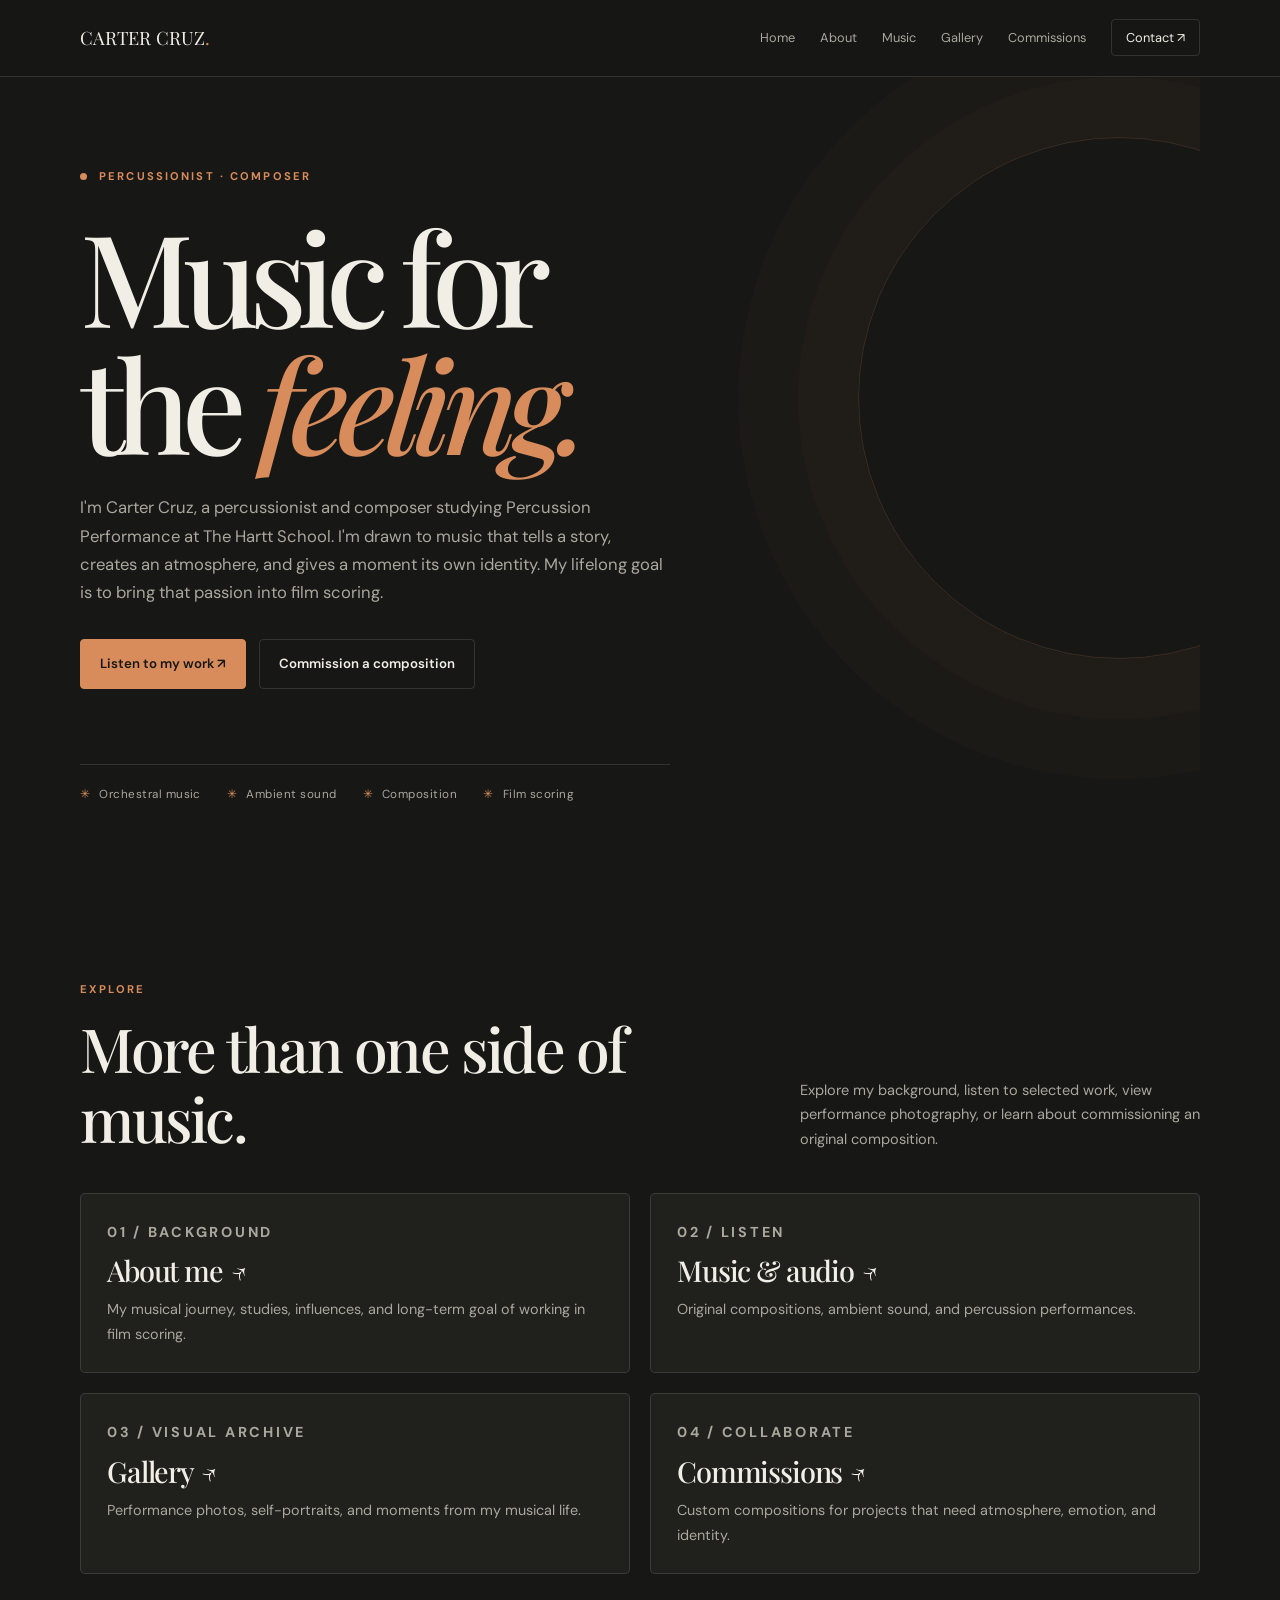
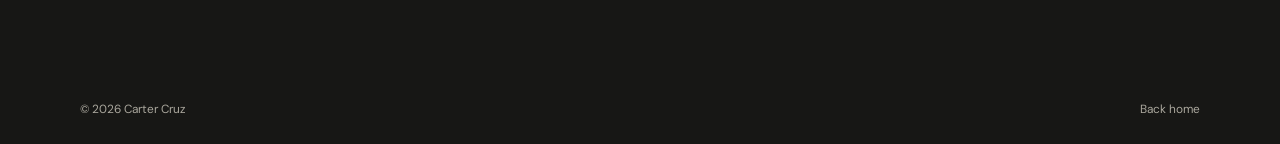
<file: index.html>
<!DOCTYPE html>
<html lang="en">
<head>
  <meta charset="UTF-8">
  <meta name="viewport" content="width=device-width, initial-scale=1">
  <meta name="theme-color" content="#171715">
  <title>Home | Carter Cruz</title>
  <meta name="description" content="Carter Cruz, percussionist and composer.">
  <link rel="preconnect" href="https://fonts.googleapis.com">
  <link rel="preconnect" href="https://fonts.gstatic.com" crossorigin>
  <link href="https://fonts.googleapis.com/css2?family=DM+Sans:wght@400;500;600;700&family=Playfair+Display:ital,wght@0,500;0,600;0,700;1,500&display=swap" rel="stylesheet">
  <link rel="stylesheet" href="styles.css">
</head>
<body>

<header class="site-header">
  <nav class="nav container" aria-label="Main navigation">
    <a class="brand" href="index.html">CARTER CRUZ<span>.</span></a>
    <button class="menu-toggle" id="menuToggle" aria-expanded="false" aria-controls="navLinks" type="button">Menu</button>
    <ul class="nav-links" id="navLinks">
      <li><a href="index.html">Home</a></li>
      <li><a href="about.html">About</a></li>
      <li><a href="music.html">Music</a></li>
      <li><a href="gallery.html">Gallery</a></li>
      <li><a href="commissions.html">Commissions</a></li>
      <li><a class="nav-contact" href="commissions.html#contact">Contact ↗</a></li>
    </ul>
  </nav>
</header>

<main>

<section class="hero container" id="home">
      <div class="hero-content">
        <div class="hero-kicker eyebrow">
          <span class="status-dot"></span>
          Percussionist · Composer
        </div>

        <h1>
          Music for<br>
          the <em>feeling.</em>
        </h1>

        <p class="hero-description">
          I'm Carter Cruz, a percussionist and composer studying
          Percussion Performance at The Hartt School. I'm drawn to
          music that tells a story, creates an atmosphere, and gives
          a moment its own identity. My lifelong goal is to bring
          that passion into film scoring.
        </p>

        <div class="button-row">
          <a class="button button-primary" href="music.html">
            Listen to my work ↗
          </a>
          <a class="button" href="commissions.html">
            Commission a composition
          </a>
        </div>

        <div class="hero-bottom">
          <span>Orchestral music</span>
          <span>Ambient sound</span>
          <span>Composition</span>
          <span>Film scoring</span>
        </div>
      </div>
    </section>

<section class="section container">
  <div class="section-heading"><div><p class="eyebrow">Explore</p><h2>More than one side of music.</h2></div>
  <p>Explore my background, listen to selected work, view performance photography, or learn about commissioning an original composition.</p></div>
  <div class="page-links">
    <a class="page-link-card" href="about.html"><p class="eyebrow">01 / Background</p><h2>About me ↗</h2><p>My musical journey, studies, influences, and long-term goal of working in film scoring.</p></a>
    <a class="page-link-card" href="music.html"><p class="eyebrow">02 / Listen</p><h2>Music & audio ↗</h2><p>Original compositions, ambient sound, and percussion performances.</p></a>
    <a class="page-link-card" href="gallery.html"><p class="eyebrow">03 / Visual archive</p><h2>Gallery ↗</h2><p>Performance photos, self-portraits, and moments from my musical life.</p></a>
    <a class="page-link-card" href="commissions.html"><p class="eyebrow">04 / Collaborate</p><h2>Commissions ↗</h2><p>Custom compositions for projects that need atmosphere, emotion, and identity.</p></a>
  </div>
</section>

</main>
<footer><div class="container footer-inner"><span>© 2026 Carter Cruz</span><a href="index.html">Back home</a></div></footer>

<script>
const menuToggle = document.getElementById('menuToggle');
const navLinks = document.getElementById('navLinks');
if (menuToggle && navLinks) {
  menuToggle.addEventListener('click', () => {
    const isOpen = navLinks.classList.toggle('open');
    menuToggle.setAttribute('aria-expanded', String(isOpen));
  });
  navLinks.querySelectorAll('a').forEach(link => {
    link.addEventListener('click', () => {
      navLinks.classList.remove('open');
      menuToggle.setAttribute('aria-expanded', 'false');
    });
  });
}
</script>

</body>
</html>
</file>
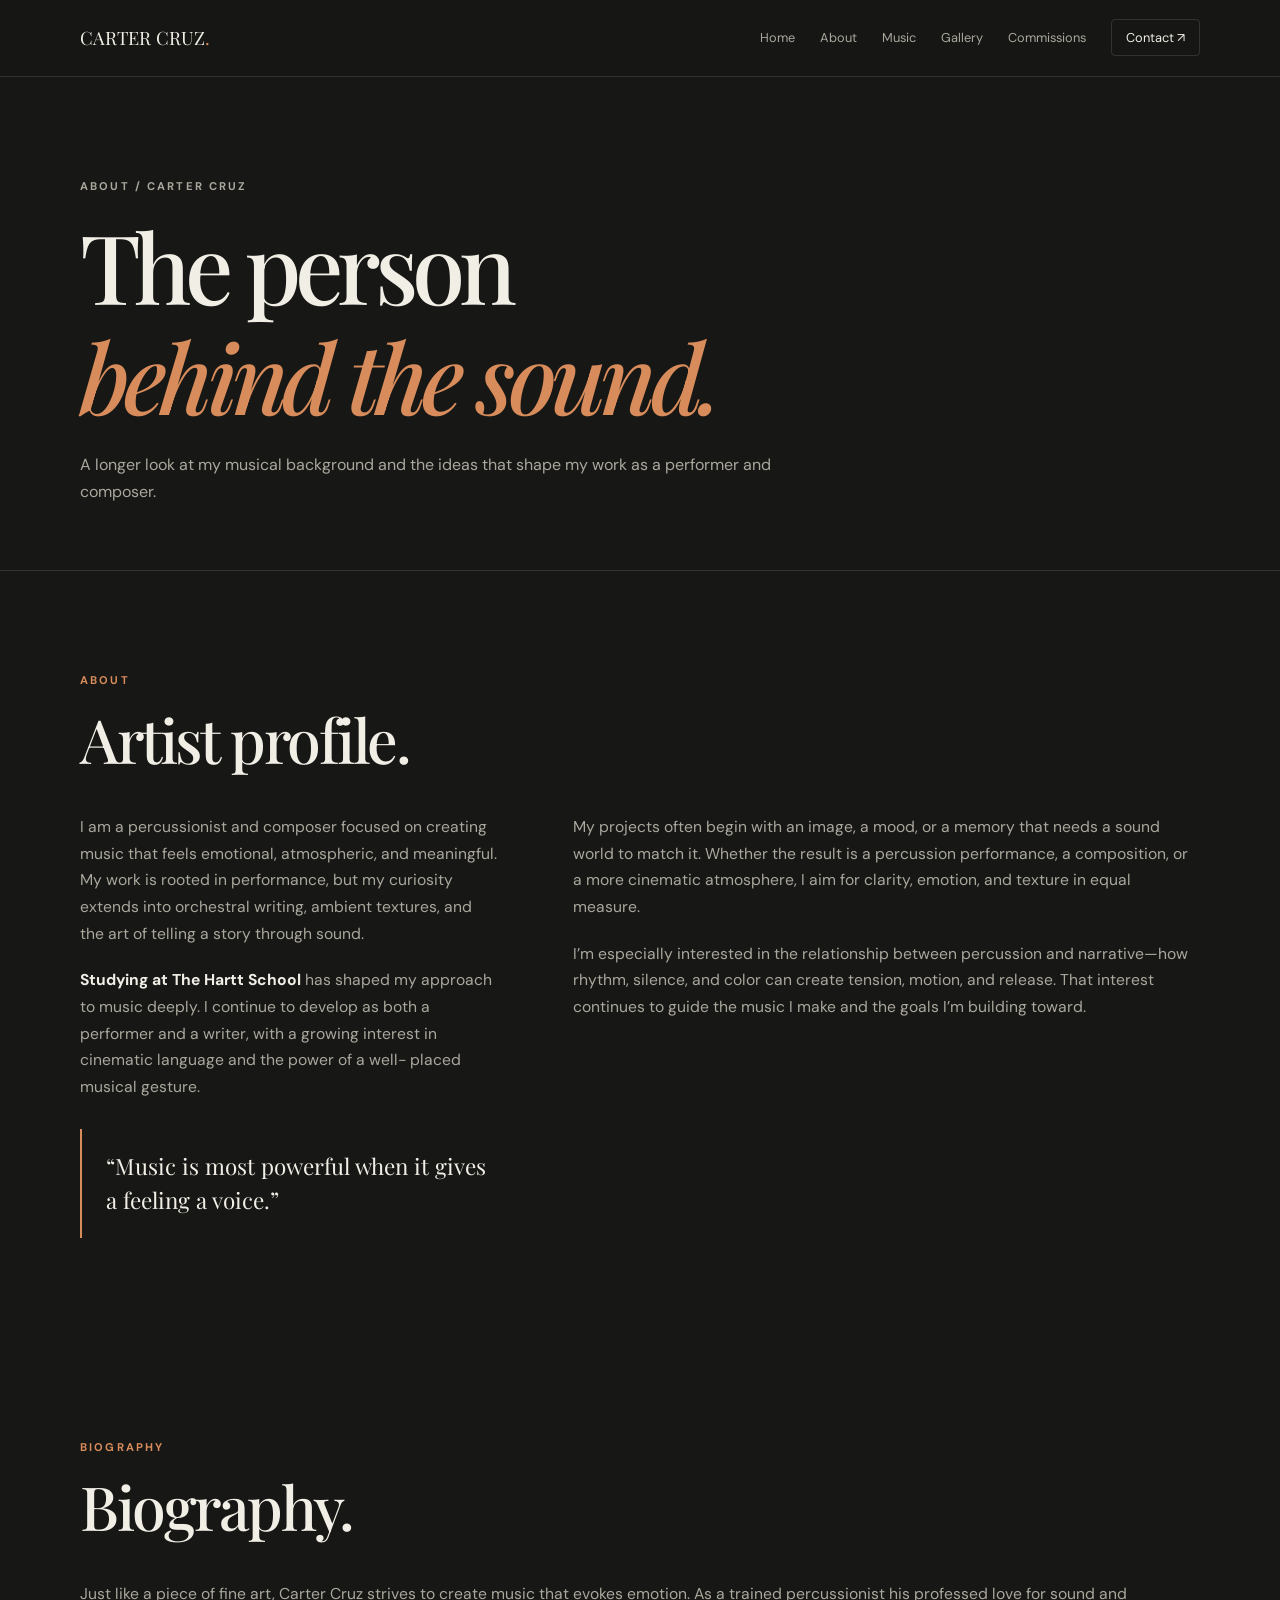
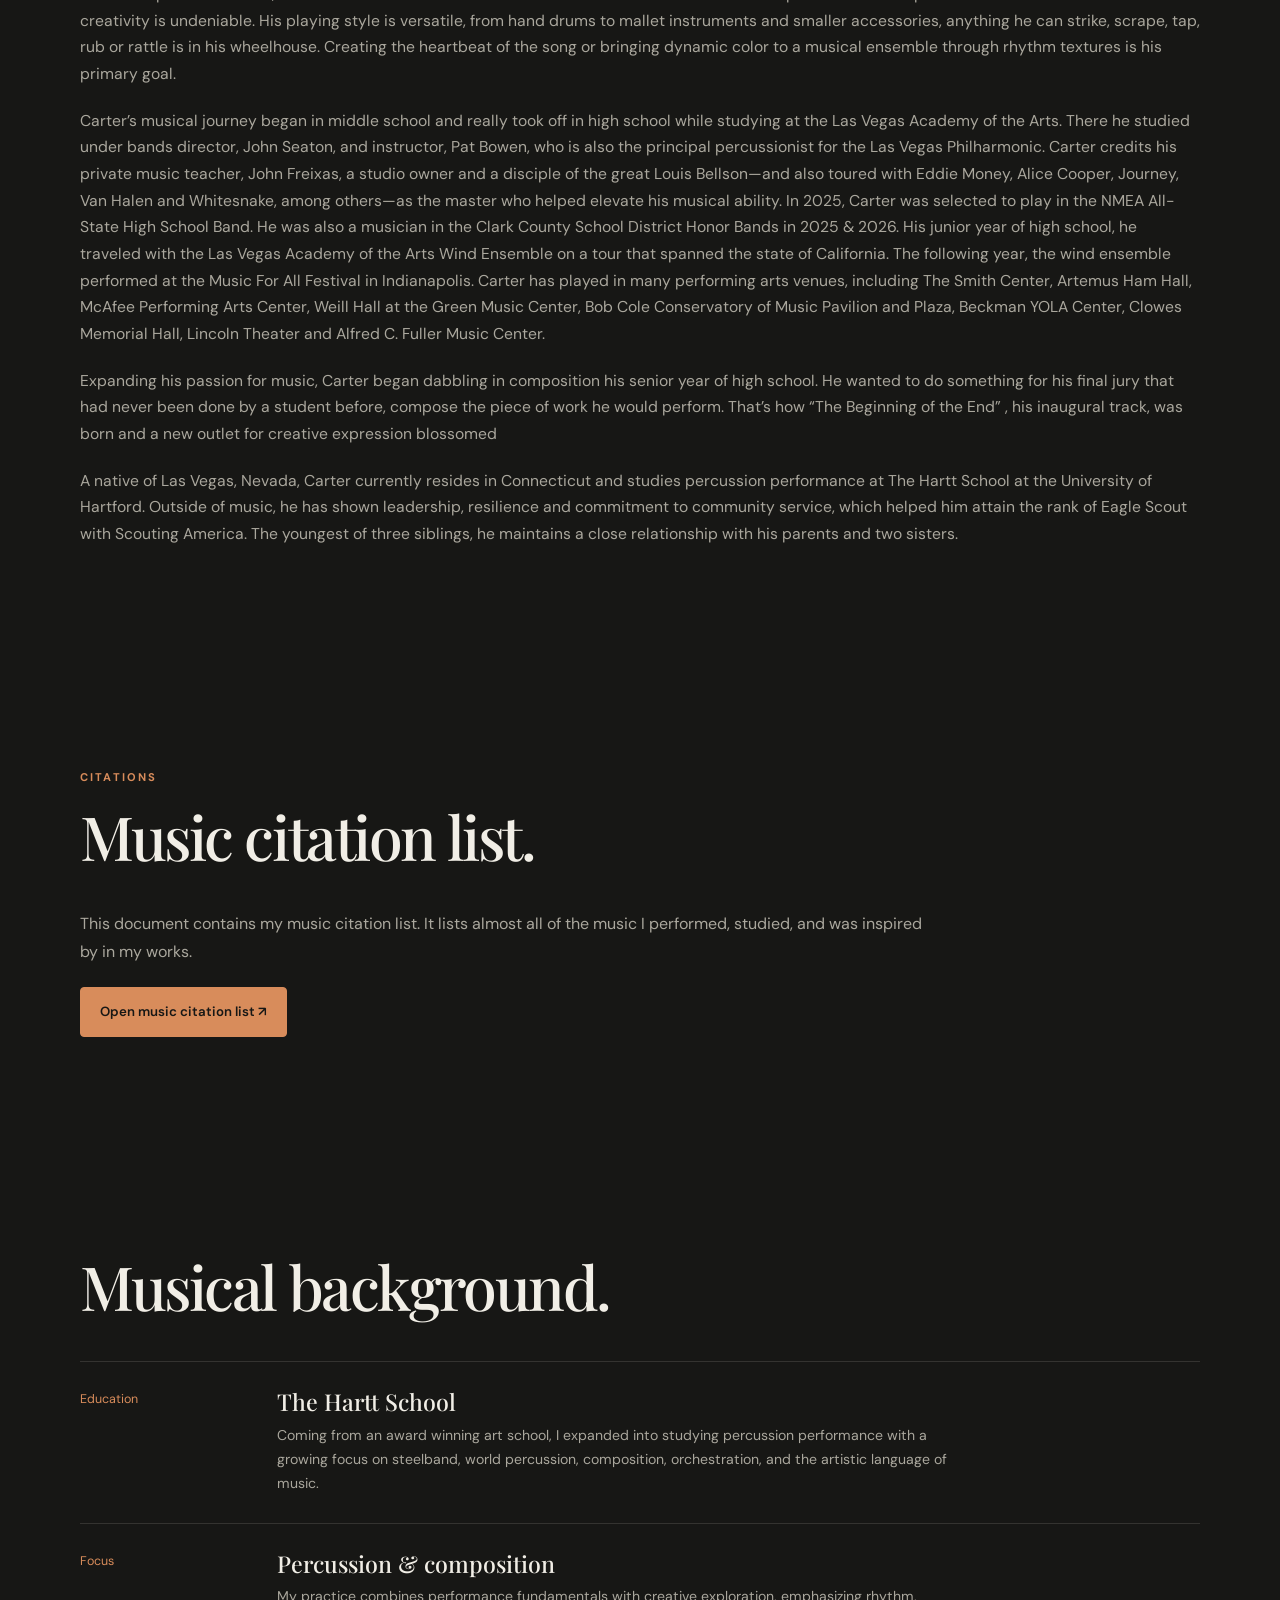
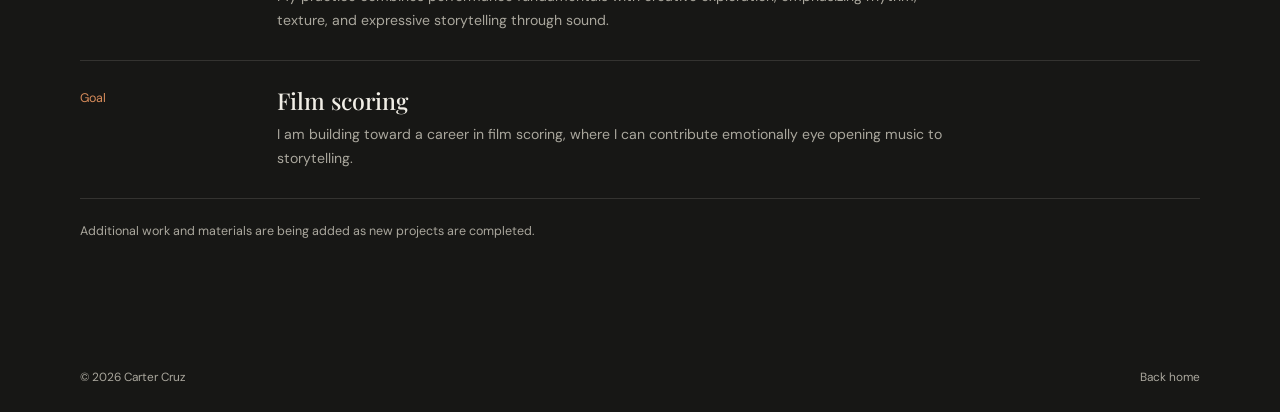
<file: about.html>
<!DOCTYPE html>
<html lang="en">
<head>
  <meta charset="UTF-8">
  <meta name="viewport" content="width=device-width, initial-scale=1">
  <meta name="theme-color" content="#171715">
  <title>About | Carter Cruz</title>
  <meta name="description" content="Biography and musical background of Carter Cruz.">
  <link rel="preconnect" href="https://fonts.googleapis.com">
  <link rel="preconnect" href="https://fonts.gstatic.com" crossorigin>
  <link href="https://fonts.googleapis.com/css2?family=DM+Sans:wght@400;500;600;700&family=Playfair+Display:ital,wght@0,500;0,600;0,700;1,500&display=swap" rel="stylesheet">
  <link rel="stylesheet" href="styles.css">
</head>
<body>

<header class="site-header">
  <nav class="nav container" aria-label="Main navigation">
    <a class="brand" href="index.html">CARTER CRUZ<span>.</span></a>
    <button class="menu-toggle" id="menuToggle" aria-expanded="false" aria-controls="navLinks" type="button">Menu</button>
    <ul class="nav-links" id="navLinks">
      <li><a href="index.html">Home</a></li>
      <li><a href="about.html">About</a></li>
      <li><a href="music.html">Music</a></li>
      <li><a href="gallery.html">Gallery</a></li>
      <li><a href="commissions.html">Commissions</a></li>
      <li><a class="nav-contact" href="commissions.html#contact">Contact ↗</a></li>
    </ul>
  </nav>
</header>

<main>

<section class="page-hero"><div class="container"><p class="eyebrow">About / Carter Cruz</p><h1>The person<br><em class="accent">behind the sound.</em></h1><p>A longer look at my musical background and the ideas that shape my work as a performer and composer.</p></div></section>

<section class="section container" id="about">
      <div class="section-heading">
        <div>
          <p class="eyebrow"> About</p>
          <h2>Artist profile.</h2>
        </div>
      </div>

      <div class="about-grid">
        <div class="about-copy">
          <p>
            I am a percussionist and composer focused on creating music that
            feels emotional, atmospheric, and meaningful. My work is rooted in
            performance, but my curiosity extends into orchestral writing,
            ambient textures, and the art of telling a story through sound.
          </p>
          <p>
            <strong>Studying at The Hartt School</strong> has shaped my approach to
            music deeply. I continue to develop as both a performer and a writer,
            with a growing interest in cinematic language and the power of a well-
            placed musical gesture.
          </p>
          <div class="about-quote">
            “Music is most powerful when it gives a feeling a voice.”
          </div>
        </div>

        <div class="about-copy">
          <p>
            My projects often begin with an image, a mood, or a memory that needs a
            sound world to match it. Whether the result is a percussion performance,
            a composition, or a more cinematic atmosphere, I aim for clarity,
            emotion, and texture in equal measure.
          </p>
          <p>
            I’m especially interested in the relationship between percussion and
            narrative—how rhythm, silence, and color can create tension, motion,
            and release. That interest continues to guide the music I make and the
            goals I’m building toward.
          </p>
        </div>
      </div>
    </section>


<section class="section container" id="biography">
  <div class="section-heading">
    <div>
      <p class="eyebrow"> Biography</p>
      <h2>Biography.</h2>
    </div>
  </div>

  <div class="about-copy biography-copy">
    <p>Just like a piece of fine art, Carter Cruz strives to create music that evokes emotion. As a trained percussionist his professed love for sound and creativity is undeniable. His playing style is versatile, from hand drums to mallet instruments and smaller accessories, anything he can strike, scrape, tap, rub or rattle is in his wheelhouse. Creating the heartbeat of the song or bringing dynamic color to a musical ensemble through rhythm textures is his primary goal. 
</p>

    <p>Carter’s musical journey began in middle school and really took off in high school while studying at the Las Vegas Academy of the Arts. There he studied under bands director, John Seaton, and instructor, Pat Bowen, who is also the principal percussionist for the Las Vegas Philharmonic. Carter credits his private music teacher, John Freixas, a studio owner and a disciple of the great Louis Bellson—and also toured with Eddie Money, Alice Cooper, Journey, Van Halen and Whitesnake, among others—as the master who helped elevate his musical ability. In 2025, Carter was selected to play in the NMEA All-State High School Band. He was also a musician in the Clark County School District Honor Bands in 2025 & 2026. His junior year of high school, he traveled with the Las Vegas Academy of the Arts Wind Ensemble on a tour that spanned the state of California. The following year, the wind ensemble performed at the Music For All Festival in Indianapolis. Carter has played in many performing arts venues, including The Smith Center, Artemus Ham Hall, McAfee Performing Arts Center, Weill Hall at the Green Music Center, Bob Cole Conservatory of Music Pavilion and Plaza, Beckman YOLA Center, Clowes Memorial Hall, Lincoln Theater and Alfred C. Fuller Music Center.
</p>

    <p>Expanding his passion for music, Carter began dabbling in composition his senior year of high school. He wanted to do something for his final jury that had never been done by a student before, compose the piece of work he would perform. That’s how “The Beginning of the End” , his inaugural track, was born and a new outlet for creative expression blossomed
</p>

    <p>A native of Las Vegas, Nevada, Carter currently resides in Connecticut and studies percussion performance at The Hartt School at the University of Hartford. Outside of music, he has shown leadership, resilience and commitment to community service, which helped him attain the rank of Eagle Scout with Scouting America. The youngest of three siblings, he maintains a close relationship with his parents and two sisters. 
</p>
  </div>
</section>

<section class="section container" id="citations">
  <div class="section-heading">
    <div>
      <p class="eyebrow">Citations</p>
      <h2>Music citation list.</h2>
    </div>
  </div>

  <div class="page-copy">
    <p>
      This document contains my music citation list. It lists almost all of 
      the music I performed, studied, and was inspired by in my works. 
    </p>

    <div class="button-row" style="margin-top: 18px;">
      <a
        class="button button-primary"
        href="https://docs.google.com/spreadsheets/d/15oT3SRur-8u9ufpNJPtWyW6r4LO5r2bPsPlDtly7mJk/edit?usp=sharing"
        target="_blank"
        rel="noopener noreferrer"
      >
        Open music citation list ↗
      </a>
    </div>
  </div>
</section>


<section class="section container" id="experience">
      <div class="section-heading">
        <div>
          <p class="eyebrow" Experience</p>
          <h2> Musical background.</h2>
        </div>
      </div>

      <div class="experience-list">
        <div class="experience-item">
          <div class="experience-label">Education</div>
          <div>
            <h3>The Hartt School</h3>
            <p>
              Coming from an award winning art school, I expanded into studying percussion performance with a growing focus on steelband, world percussion, composition,
              orchestration, and the artistic language of music.
            </p>
          </div>
        </div>

        <div class="experience-item">
          <div class="experience-label">Focus</div>
          <div>
            <h3>Percussion & composition</h3>
            <p>
              My practice combines performance fundamentals with creative exploration,
              emphasizing rhythm, texture, and expressive storytelling through sound.
            </p>
          </div>
        </div>

        <div class="experience-item">
          <div class="experience-label">Goal</div>
          <div>
            <h3>Film scoring</h3>
            <p>
              I am building toward a career in film scoring, where I can contribute
              emotionally eye opening music to storytelling.
            </p>
          </div>
        </div>
      </div>

      <p class="credentials-note">
        Additional work and materials are being added as new projects are completed.
      </p>
    </section>

</main>
<footer><div class="container footer-inner"><span>© 2026 Carter Cruz</span><a href="index.html">Back home</a></div></footer>

<script>
const menuToggle = document.getElementById('menuToggle');
const navLinks = document.getElementById('navLinks');
if (menuToggle && navLinks) {
  menuToggle.addEventListener('click', () => {
    const isOpen = navLinks.classList.toggle('open');
    menuToggle.setAttribute('aria-expanded', String(isOpen));
  });
  navLinks.querySelectorAll('a').forEach(link => {
    link.addEventListener('click', () => {
      navLinks.classList.remove('open');
      menuToggle.setAttribute('aria-expanded', 'false');
    });
  });
}
</script>

</body>
</html>
</file>
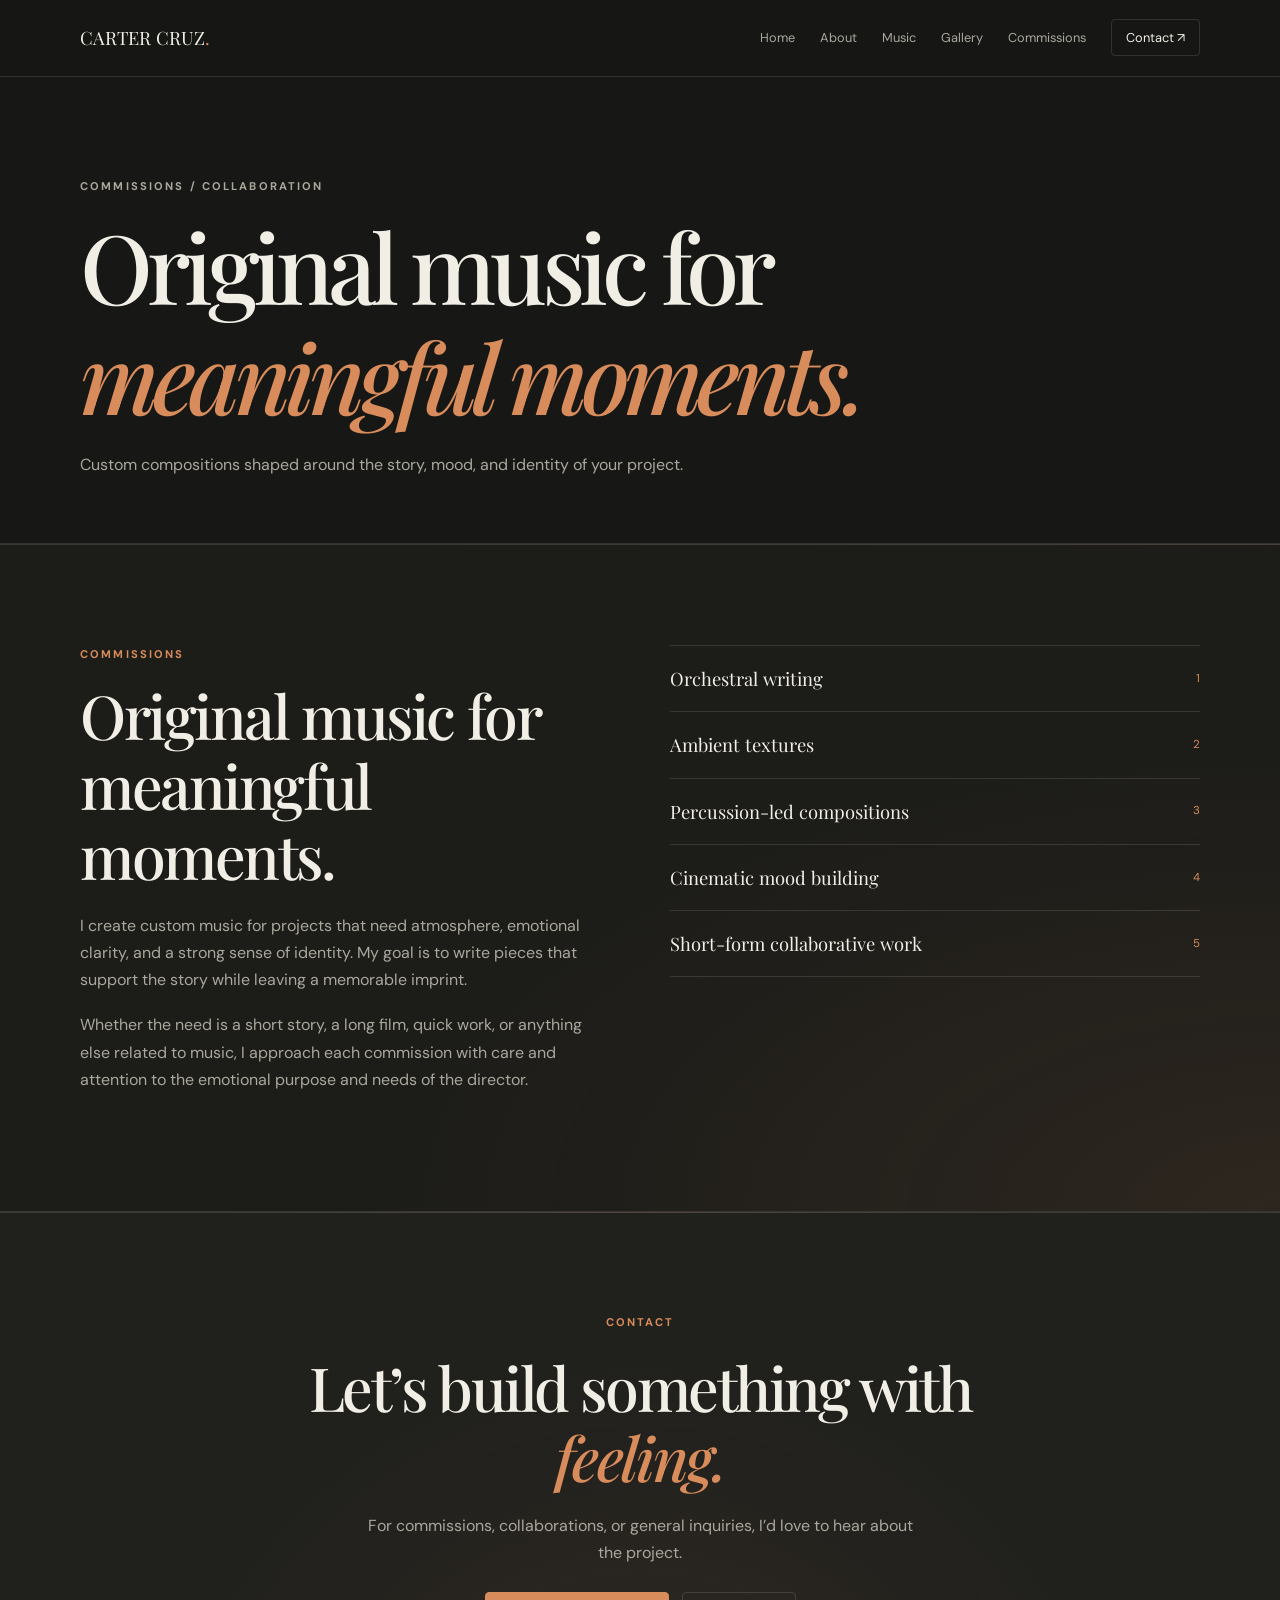
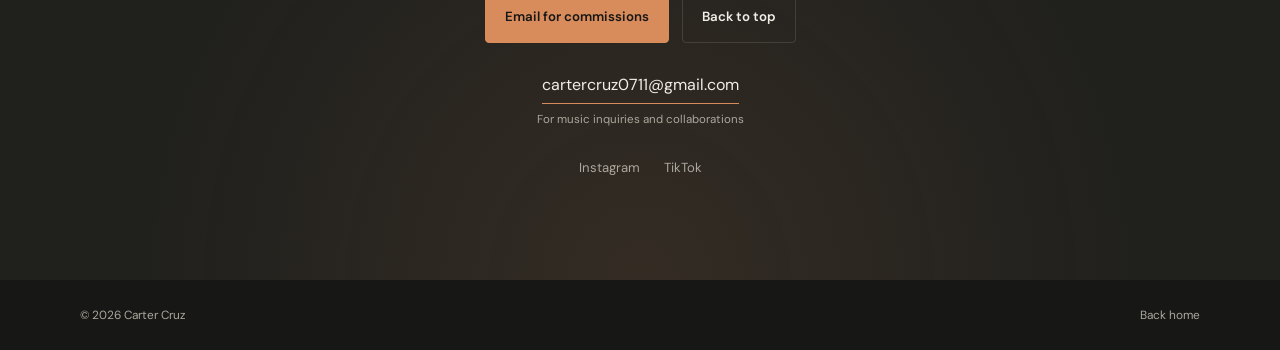
<file: commissions.html>
<!DOCTYPE html>
<html lang="en">
<head>
  <meta charset="UTF-8">
  <meta name="viewport" content="width=device-width, initial-scale=1">
  <meta name="theme-color" content="#171715">
  <title>Commissions | Carter Cruz</title>
  <meta name="description" content="Commission original music from Carter Cruz.">
  <link rel="preconnect" href="https://fonts.googleapis.com">
  <link rel="preconnect" href="https://fonts.gstatic.com" crossorigin>
  <link href="https://fonts.googleapis.com/css2?family=DM+Sans:wght@400;500;600;700&family=Playfair+Display:ital,wght@0,500;0,600;0,700;1,500&display=swap" rel="stylesheet">
  <link rel="stylesheet" href="styles.css">
</head>
<body>

<header class="site-header">
  <nav class="nav container" aria-label="Main navigation">
    <a class="brand" href="index.html">CARTER CRUZ<span>.</span></a>
    <button class="menu-toggle" id="menuToggle" aria-expanded="false" aria-controls="navLinks" type="button">Menu</button>
    <ul class="nav-links" id="navLinks">
      <li><a href="index.html">Home</a></li>
      <li><a href="about.html">About</a></li>
      <li><a href="music.html">Music</a></li>
      <li><a href="gallery.html">Gallery</a></li>
      <li><a href="commissions.html">Commissions</a></li>
      <li><a class="nav-contact" href="commissions.html#contact">Contact ↗</a></li>
    </ul>
  </nav>
</header>

<main>

<section class="page-hero"><div class="container"><p class="eyebrow">Commissions / Collaboration</p><h1>Original music for<br><em class="accent">meaningful moments.</em></h1><p>Custom compositions shaped around the story, mood, and identity of your project.</p></div></section>
<section class="section commissions" id="commissions">
      <div class="container commission-grid">
        <div class="commission-copy">
          <p class="eyebrow"> Commissions</p>
          <h2>Original music for meaningful moments.</h2>
          <p>
            I create custom music for projects that need atmosphere, emotional
            clarity, and a strong sense of identity. My goal is to write pieces
            that support the story while leaving a memorable imprint.
          </p>
          <p>
            Whether the need is a short story, a long film, quick work, 
            or anything else related to music, I approach each commission
            with care and attention to the emotional purpose and needs of the director.
          </p>
        </div>

        <div class="specialty-list" aria-label="Commissions specialties">
          <div class="specialty"><span>Orchestral writing</span><span>1</span></div>
          <div class="specialty"><span>Ambient textures</span><span>2</span></div>
          <div class="specialty"><span>Percussion-led compositions</span><span>3</span></div>
          <div class="specialty"><span>Cinematic mood building</span><span>4</span></div>
          <div class="specialty"><span>Short-form collaborative work</span><span>5</span></div>
        </div>
      </div>
    </section>
<section class="section contact" id="contact">
      <div class="container contact-inner">
        <p class="eyebrow"> Contact</p>
        <h2>Let’s build something with <em>feeling.</em></h2>
        <p>
          For commissions, collaborations, or general inquiries, I’d love to hear about the project.
        </p>

        <div class="button-row">
          <span class="button button-primary">
            Email for commissions
          </span>
          <a class="button" href="#home">
            Back to top
          </a>
        </div>

        <span class="business-email">cartercruz0711@gmail.com</span>
        <div class="email-caption">For music inquiries and collaborations</div>

        <div class="social-links" aria-label="Social links">
          <a class="social-link" href="https://www.instagram.com/Cruz.Frequency/" target="_blank" rel="noreferrer">Instagram</a>
          <a class="social-link" href="https://www.tiktok.com/@cruz.frequency" target="_blank" rel="noreferrer">TikTok</a>
        </div>
      </div>
    </section>

</main>
<footer><div class="container footer-inner"><span>© 2026 Carter Cruz</span><a href="index.html">Back home</a></div></footer>

<script>
const menuToggle = document.getElementById('menuToggle');
const navLinks = document.getElementById('navLinks');
if (menuToggle && navLinks) {
  menuToggle.addEventListener('click', () => {
    const isOpen = navLinks.classList.toggle('open');
    menuToggle.setAttribute('aria-expanded', String(isOpen));
  });
  navLinks.querySelectorAll('a').forEach(link => {
    link.addEventListener('click', () => {
      navLinks.classList.remove('open');
      menuToggle.setAttribute('aria-expanded', 'false');
    });
  });
}
</script>

</body>
</html>
</file>
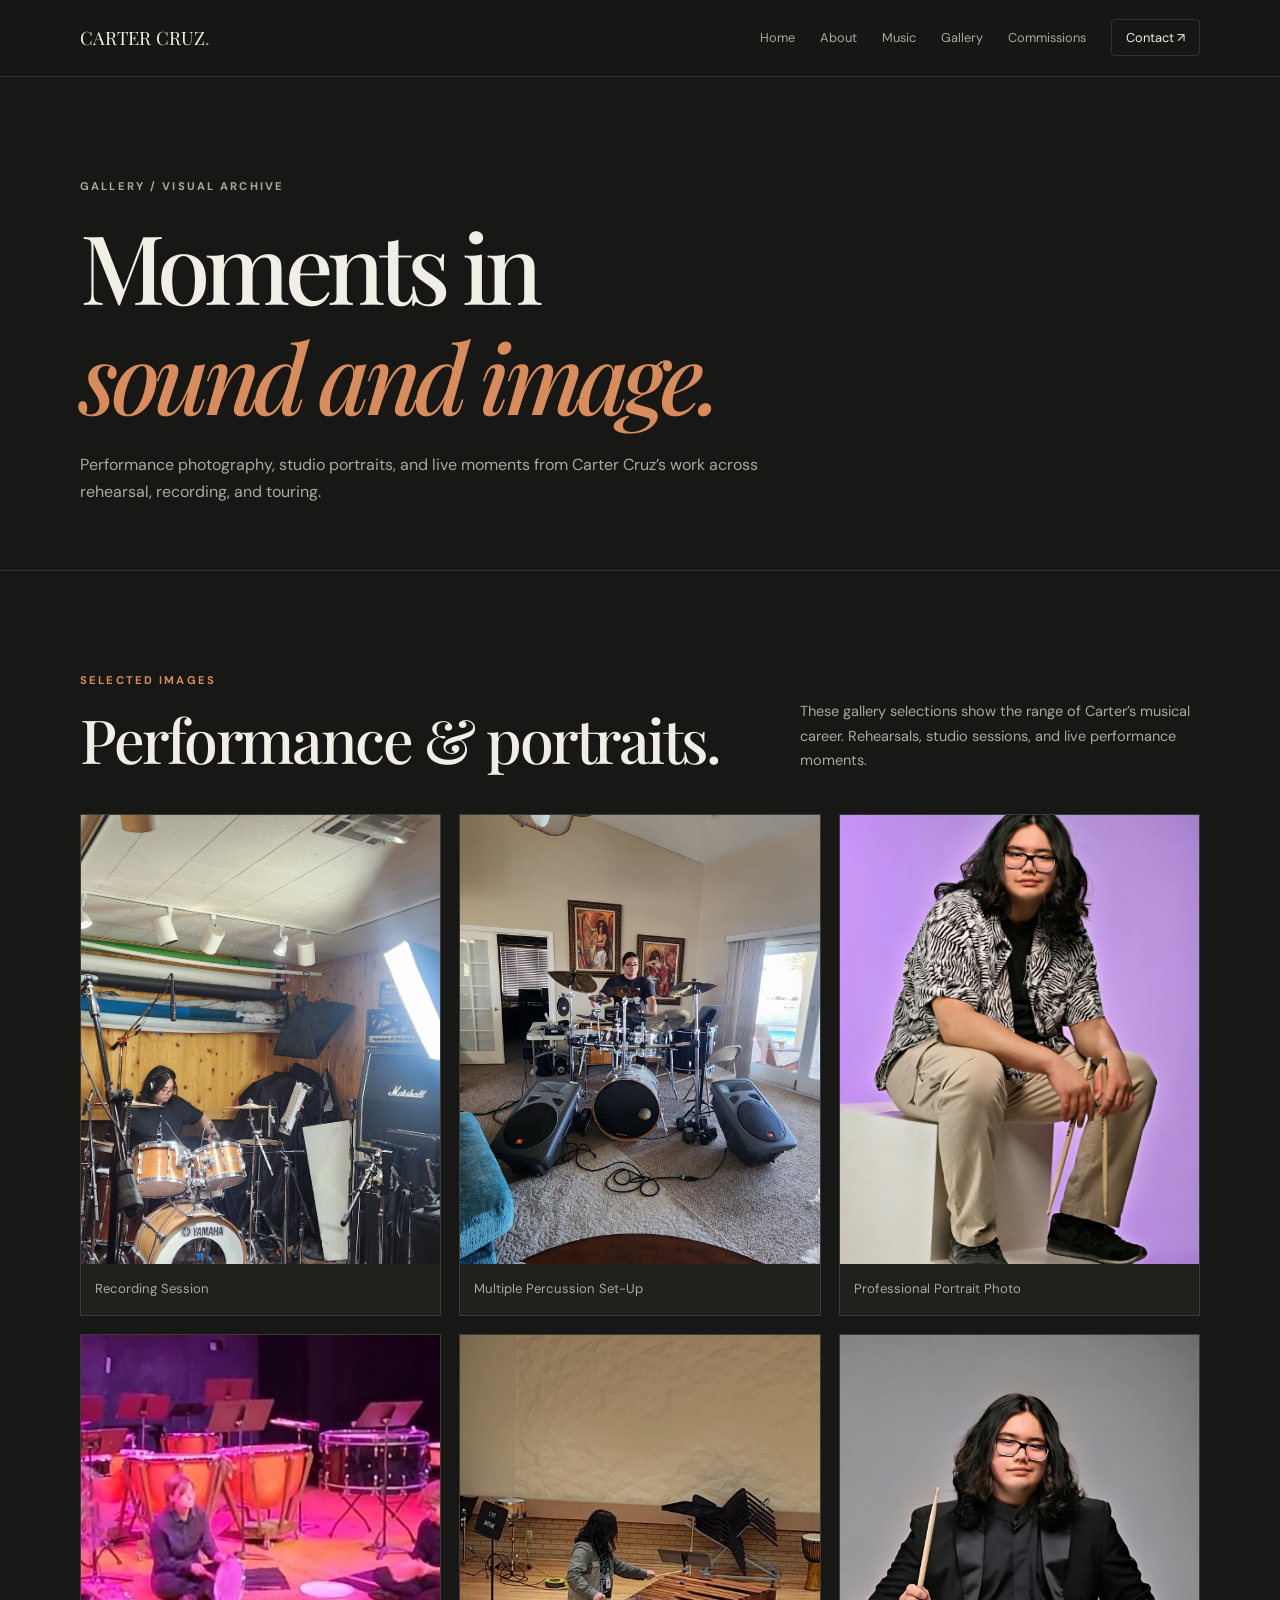
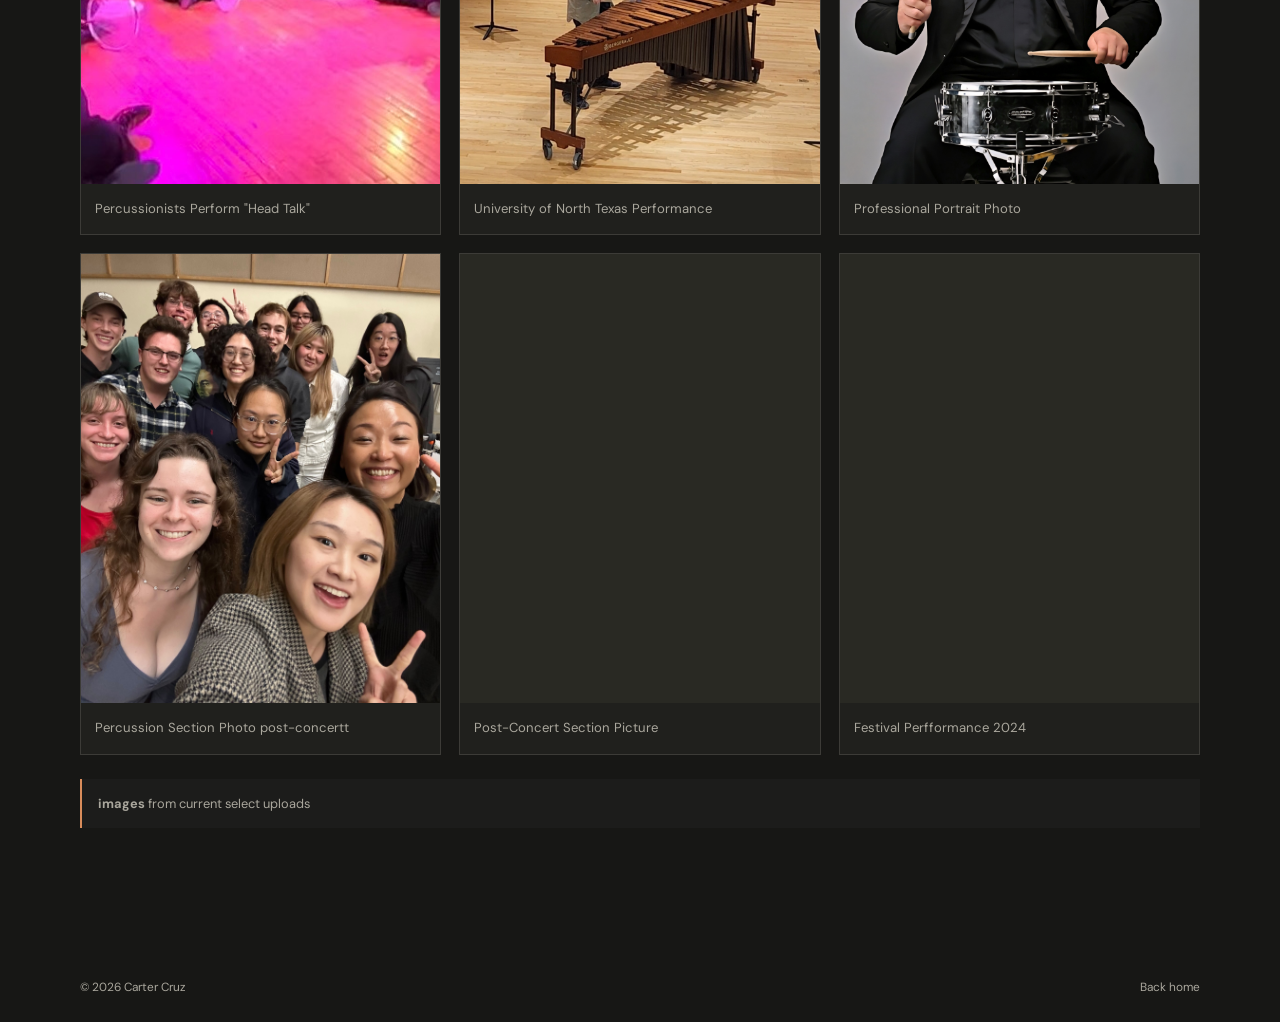
<file: gallery.html>
<!DOCTYPE html>
<html lang="en">
<head>
  <meta charset="UTF-8">
  <meta name="viewport" content="width=device-width, initial-scale=1">
  <meta name="theme-color" content="#171715">
  <title>Gallery | Carter Cruz</title>
  <meta name="description" content="Performance photos and portraits of Carter Cruz.">
  <link rel="preconnect" href="https://fonts.googleapis.com">
  <link rel="preconnect" href="https://fonts.gstatic.com" crossorigin>
  <link href="https://fonts.googleapis.com/css2?family=DM+Sans:wght@400;500;600;700&family=Playfair+Display:ital,wght@0,500;0,600;0,700;1,500&display=swap" rel="stylesheet">
  <link rel="stylesheet" href="styles.css">
</head>
<body>

<header class="site-header">
  <nav class="nav container" aria-label="Main navigation">
    <a class="brand" href="index.html">CARTER CRUZ<span>.</span></a>
    <button class="menu-toggle" id="menuToggle" aria-expanded="false" aria-controls="navLinks" type="button">Menu</button>
    <ul class="nav-links" id="navLinks">
      <li><a href="index.html">Home</a></li>
      <li><a href="about.html">About</a></li>
      <li><a href="music.html">Music</a></li>
      <li><a href="gallery.html">Gallery</a></li>
      <li><a href="commissions.html">Commissions</a></li>
      <li><a class="nav-contact" href="commissions.html#contact">Contact ↗</a></li>
    </ul>
  </nav>
</header>

<main>

<section class="page-hero">
  <div class="container">
    <p class="eyebrow">Gallery / Visual archive</p>
    <h1>Moments in<br><em class="accent">sound and image.</em></h1>
    <p>Performance photography, studio portraits, and live moments from Carter Cruz’s work across rehearsal, recording, and touring.</p>
  </div>
</section>

<section class="section container">
  <div class="section-heading">
    <div>
      <p class="eyebrow">Selected Images</p>
      <h2>Performance & portraits.</h2>
    </div>
    <p>These gallery selections show the range of Carter’s musical career. Rehearsals, studio sessions, and live performance moments.</p>
  </div>
  <div class="gallery-grid" id="galleryGrid"></div>
  <div class="note"><strong>images</strong> from current select uploads</div>
</section>

</main>
<footer><div class="container footer-inner"><span>© 2026 Carter Cruz</span><a href="index.html">Back home</a></div></footer>

<script>
const galleryEntries = [
  {
    src: 'images/20250419_133644_Original.jpg',
    alt: 'Carter Cruz in a studio portrait setup',
    caption: 'Recording Session'
  },
  {
    src: 'images/20260427_160304_Original.jpg',
    alt: 'Carter Cruz performing with a full drum kit in a live setting',
    caption: 'Multiple Percussion Set-Up'
  },
  {
    src: 'images/Carter4_Original.jpg',
    alt: 'Carter Cruz portrait with natural light and a relaxed studio pose',
    caption: 'Professional Portrait Photo'
  },
  {
    src: 'images/IMG_0927.jpg',
    alt: 'Additional Carter Cruz image from the new gallery upload',
    caption: 'Percussionists Perform "Head Talk"'
  },
  {
    src: 'images/Screenshot_20250605_165125_Gallery.JPEG',
    alt: 'Gallery preview image featuring Carter Cruz and performance photography',
    caption: 'University of North Texas Performance'
  },
  {
    src: 'images/Carter3.JPEG',
    alt: 'Carter Cruz portrait from a recent studio session',
    caption: 'Professional Portrait Photo'
  },
  {
    src: 'images/184552b6-4775-450f-ac19-ba0e5890c122.JPG',
    alt: 'Carter Cruz during a live performance setup',
    caption: 'Percussion Section Photo post-concertt'
  },
  {
    src: 'images/58603ed8-3592-ad34-5f4f-9fb7b3e9e725.jpg',
    alt: 'Carter Cruz rehearsing with a warm portrait lighting setup',
    caption: 'Post-Concert Section Picture'
  },
  {
    src: 'images/Screenshot_20240307_165521_Gallery_Original%203.jpg',
    alt: 'Carter Cruz gallery preview from an earlier performance shoot',
    caption: 'Festival Perfformance 2024'
  }
];

const galleryGrid = document.getElementById('galleryGrid');

if (galleryGrid) {
  galleryEntries.forEach((entry) => {
    const figure = document.createElement('figure');
    figure.className = 'gallery-item';

    const img = document.createElement('img');
    img.src = entry.src;
    img.alt = entry.alt;
    img.loading = 'lazy';
    img.decoding = 'async';
    img.onerror = function () {
      this.style.display = 'none';
      const placeholder = document.createElement('div');
      placeholder.className = 'gallery-placeholder';
      placeholder.innerHTML = '<strong>Image</strong><span>Upload required</span>';
      figure.insertBefore(placeholder, figure.lastChild);
    };

    const figcaption = document.createElement('figcaption');
    figcaption.textContent = entry.caption;

    figure.appendChild(img);
    figure.appendChild(figcaption);
    galleryGrid.appendChild(figure);
  });
}

const menuToggle = document.getElementById('menuToggle');
const navLinks = document.getElementById('navLinks');
if (menuToggle && navLinks) {
  menuToggle.addEventListener('click', () => {
    const isOpen = navLinks.classList.toggle('open');
    menuToggle.setAttribute('aria-expanded', String(isOpen));
  });

  navLinks.querySelectorAll('a').forEach((link) => {
    link.addEventListener('click', () => {
      navLinks.classList.remove('open');
      menuToggle.setAttribute('aria-expanded', 'false');
    });
  });
}
</script>

</body>
</html>
</file>
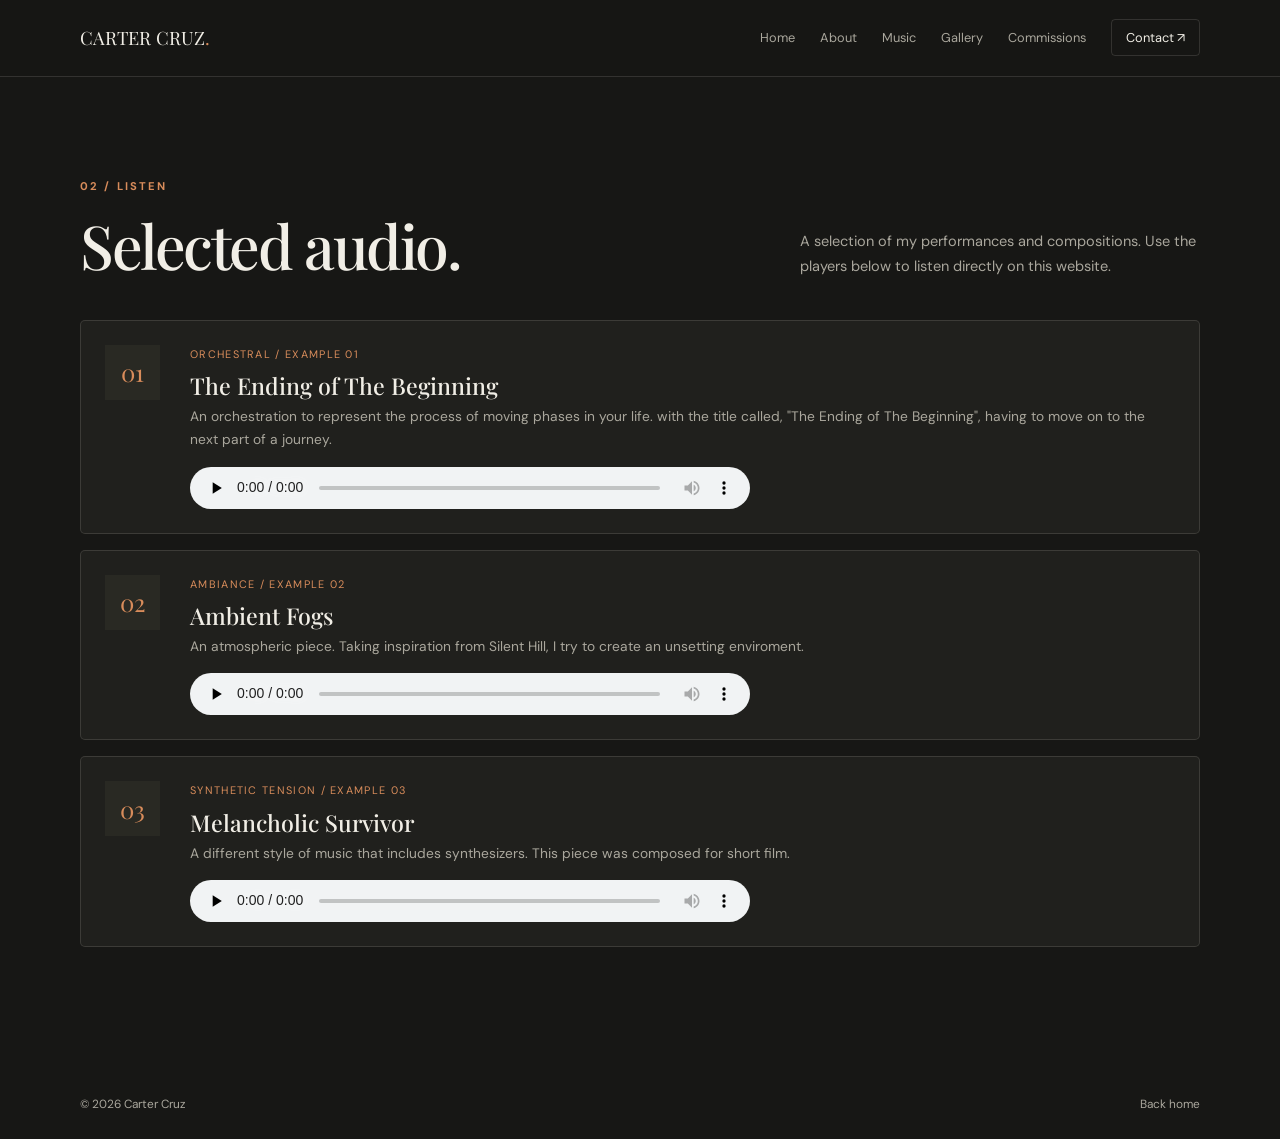
<file: music.html>
<!DOCTYPE html>
<html lang="en">
<head>
  <meta charset="UTF-8">
  <meta name="viewport" content="width=device-width, initial-scale=1">
  <meta name="theme-color" content="#171715">
  <title>Music | Carter Cruz</title>
  <meta name="description" content="Selected compositions and percussion performances by Carter Cruz.">
  <link rel="preconnect" href="https://fonts.googleapis.com">
  <link rel="preconnect" href="https://fonts.gstatic.com" crossorigin>
  <link href="https://fonts.googleapis.com/css2?family=DM+Sans:wght@400;500;600;700&family=Playfair+Display:ital,wght@0,500;0,600;0,700;1,500&display=swap" rel="stylesheet">
  <link rel="stylesheet" href="styles.css">
</head>
<body>

<header class="site-header">
  <nav class="nav container" aria-label="Main navigation">
    <a class="brand" href="index.html">CARTER CRUZ<span>.</span></a>
    <button class="menu-toggle" id="menuToggle" aria-expanded="false" aria-controls="navLinks" type="button">Menu</button>
    <ul class="nav-links" id="navLinks">
      <li><a href="index.html">Home</a></li>
      <li><a href="about.html">About</a></li>
      <li><a href="music.html">Music</a></li>
      <li><a href="gallery.html">Gallery</a></li>
      <li><a href="commissions.html">Commissions</a></li>
      <li><a class="nav-contact" href="commissions.html#contact">Contact ↗</a></li>
    </ul>
  </nav>
</header>

<main>
<section class="section container" id="studio">
      <div class="section-heading">
        <div>
          <p class="eyebrow">02 / Listen</p>
          <h2>Selected audio.</h2>
        </div>
        <p>
          A selection of my performances and compositions.
          Use the players below to listen directly on this website.
        </p>
      </div>

      <div class="audio-list">

        <!-- AUDIO EXAMPLE 1 -->
        <article class="audio-card">
          <div class="audio-number">01</div>
          <div class="audio-info">
            <p class="audio-meta">Orchestral / Example 01</p>
            <h3>The Ending of The Beginning</h3>
            <p>
              An orchestration to represent the process of moving phases in your life.
              with the title called, "The Ending of The Beginning", having to move
              on to the next part of a journey.
            </p>
            <audio controls preload="none">
              <source src="audio/The%20Ending%20of%20The%20Beginning.mp3" type="audio/mpeg">
              Your browser does not support audio playback.
              <a href="audio/The%20Ending%20of%20The%20Beginning.mp3">Play or download the audio</a>.
            </audio>
          </div>
        </article>

        <!-- AUDIO EXAMPLE 2 -->
        <article class="audio-card">
          <div class="audio-number">02</div>
          <div class="audio-info">
            <p class="audio-meta">Ambiance / Example 02</p>
            <h3>Ambient Fogs</h3>
            <p>
              An atmospheric piece.
              Taking inspiration from Silent Hill, I try to create an unsetting enviroment.
            </p>
            <audio controls preload="none">
              <source src="audio/SOUND_SCARY_AMBIANCE.mp3" type="audio/mpeg">
              Your browser does not support audio playback.
              <a href="audio/SOUND_SCARY_AMBIANCE.mp3">Play or download the audio</a>.
            </audio>
          </div>
        </article>

        <!-- AUDIO EXAMPLE 3 -->
        <article class="audio-card">
          <div class="audio-number">03</div>
          <div class="audio-info">
            <p class="audio-meta">Synthetic Tension / Example 03</p>
            <h3>Melancholic Survivor</h3>
            <p>
              A different style of music that includes synthesizers.
              This piece was composed for short film.
            </p>
            <audio controls preload="none">
              <source src="audio/Website_Synth_Tension.mp3" type="audio/mpeg">
              Your browser does not support audio playback.
              <a href="Website_Synth_Tension.mp3">Play or download the audio</a>.
            </audio>
          </div>
        </article>

      </div>

      <p class="audio-help">
        
      </p>
    </section>
</main>
<footer><div class="container footer-inner"><span>© 2026 Carter Cruz</span><a href="index.html">Back home</a></div></footer>

<script>
const menuToggle = document.getElementById('menuToggle');
const navLinks = document.getElementById('navLinks');
if (menuToggle && navLinks) {
  menuToggle.addEventListener('click', () => {
    const isOpen = navLinks.classList.toggle('open');
    menuToggle.setAttribute('aria-expanded', String(isOpen));
  });
  navLinks.querySelectorAll('a').forEach(link => {
    link.addEventListener('click', () => {
      navLinks.classList.remove('open');
      menuToggle.setAttribute('aria-expanded', 'false');
    });
  });
}
</script>

</body>
</html>
</file>
<file: styles.css>
:root {
      --bg: #171715;
      --surface: #20201d;
      --surface2: #292923;
      --text: #f1eee6;
      --muted: #aaa79d;
      --accent: #d88c5b;
      --line: rgba(241,238,230,.13);
      --serif: "Playfair Display", Georgia, serif;
      --sans: "DM Sans", sans-serif;
      --width: 1120px;
    }

    * { box-sizing: border-box; margin: 0; padding: 0; }

    html {
      scroll-behavior: smooth;
      scroll-padding-top: 90px;
    }

    body {
      background: var(--bg);
      color: var(--text);
      font-family: var(--sans);
      line-height: 1.7;
      -webkit-font-smoothing: antialiased;
    }

    a { color: inherit; text-decoration: none; }

    a:focus-visible, button:focus-visible {
      outline: 2px solid var(--accent);
      outline-offset: 5px;
    }

    .container {
      width: min(var(--width), calc(100% - 48px));
      margin-inline: auto;
    }

    .eyebrow {
      color: var(--accent);
      text-transform: uppercase;
      letter-spacing: .19em;
      font-size: .7rem;
      font-weight: 700;
    }

    h1, h2, h3 { font-weight: 500; line-height: 1.15; }
    h1, h2, .serif { font-family: var(--serif); }

    h2 {
      font-size: clamp(2.2rem, 5vw, 3.8rem);
      letter-spacing: -.04em;
    }

    .section { padding: 100px 0; }
    .muted { color: var(--muted); }
    .accent { color: var(--accent); }

    /* Navigation */

    .site-header {
      position: sticky;
      top: 0;
      z-index: 10;
      background: rgba(23,23,21,.94);
      backdrop-filter: blur(16px);
      border-bottom: 1px solid var(--line);
    }

    .nav {
      min-height: 76px;
      display: flex;
      align-items: center;
      justify-content: space-between;
      gap: 24px;
    }

    .brand {
      font-family: var(--serif);
      font-size: 1.15rem;
      white-space: nowrap;
    }

    .brand span { color: var(--accent); }

    .nav-links {
      display: flex;
      align-items: center;
      gap: 25px;
      list-style: none;
      color: var(--muted);
      font-size: .8rem;
    }

    .nav-links a:hover, .social-link:hover { color: var(--accent); }

    .nav-links .nav-contact {
      border: 1px solid var(--line);
      padding: 9px 14px;
      border-radius: 4px;
      color: var(--text);
    }

    .menu-toggle {
      display: none;
      border: 1px solid var(--line);
      border-radius: 4px;
      padding: 8px 12px;
      background: transparent;
      color: var(--text);
      cursor: pointer;
    }

    /* Hero */

    .hero {
      min-height: 680px;
      display: flex;
      align-items: center;
      position: relative;
      overflow: hidden;
      padding-top: 90px;
      padding-bottom: 75px;
    }

    .hero::before {
      content: "";
      position: absolute;
      width: 520px;
      height: 520px;
      right: -180px;
      top: 60px;
      border: 1px solid rgba(216,140,91,.18);
      border-radius: 50%;
      box-shadow: 0 0 0 60px rgba(216,140,91,.025),
                  0 0 0 120px rgba(216,140,91,.018);
      pointer-events: none;
    }

    .hero-content { max-width: 900px; position: relative; z-index: 1; }

    .hero-kicker {
      display: flex;
      align-items: center;
      gap: 12px;
      margin-bottom: 26px;
    }

    .status-dot {
      width: 7px;
      height: 7px;
      background: var(--accent);
      border-radius: 50%;
    }

    .hero h1 {
      font-size: clamp(4rem, 10vw, 8rem);
      letter-spacing: -.075em;
      line-height: .99;
      margin-bottom: 28px;
    }

    .hero h1 em, .contact h2 em {
      color: var(--accent);
      font-weight: 500;
    }

    .hero-description {
      max-width: 590px;
      color: var(--muted);
      font-size: 1.04rem;
      margin-bottom: 32px;
    }

    .button-row {
      display: flex;
      flex-wrap: wrap;
      align-items: center;
      gap: 13px;
    }

    .button {
      display: inline-flex;
      align-items: center;
      justify-content: center;
      gap: 10px;
      padding: 13px 19px;
      border: 1px solid var(--line);
      border-radius: 4px;
      font-size: .83rem;
      font-weight: 600;
      transition: transform .2s, background .2s;
    }

    .button:hover { transform: translateY(-2px); }

    .button-primary {
      background: var(--accent);
      color: #171715;
      border-color: var(--accent);
    }

    .button-primary:hover { background: #e8a476; }

    .hero-bottom {
      margin-top: 75px;
      padding-top: 20px;
      border-top: 1px solid var(--line);
      display: flex;
      flex-wrap: wrap;
      gap: 15px 26px;
    }

    .hero-bottom span {
      color: var(--muted);
      font-size: .73rem;
      letter-spacing: .04em;
    }

    .hero-bottom span::before {
      content: "✳";
      color: var(--accent);
      margin-right: 9px;
    }

    /* Section headings */

    .section-heading {
      display: flex;
      align-items: end;
      justify-content: space-between;
      gap: 28px;
      margin-bottom: 40px;
    }

    .section-heading h2 { margin-top: 14px; }

    .section-heading > p {
      max-width: 400px;
      color: var(--muted);
      font-size: .91rem;
    }

    /* Featured composition */

    .featured {
      background:
        radial-gradient(ellipse at 100% 0%, rgba(216,140,91,.09), transparent 45%),
        #1c1c19;
      border-block: 1px solid var(--line);
    }

    .featured-grid {
      display: grid;
      grid-template-columns: 1fr 1fr;
      gap: 65px;
      align-items: center;
    }

    .featured-art {
      aspect-ratio: 1 / 1;
      padding: 26px;
      display: flex;
      flex-direction: column;
      justify-content: space-between;
      position: relative;
      overflow: hidden;
      background:
        radial-gradient(ellipse at 50% 45%, rgba(216,140,91,.22), transparent 43%),
        linear-gradient(145deg, #33332c, #191917 75%);
      border: 1px solid var(--line);
    }

    .featured-art::before, .featured-art::after {
      content: "";
      position: absolute;
      width: 66%;
      aspect-ratio: 1;
      left: 17%;
      top: 17%;
      border: 1px solid rgba(216,140,91,.27);
      border-radius: 50%;
    }

    .featured-art::after {
      width: 43%;
      left: 28.5%;
      top: 28.5%;
      border-color: rgba(241,238,230,.18);
    }

    .art-top, .art-bottom {
      position: relative;
      z-index: 1;
      display: flex;
      justify-content: space-between;
      gap: 12px;
      color: var(--muted);
      font-size: .68rem;
      letter-spacing: .12em;
      text-transform: uppercase;
    }

    .art-center {
      position: relative;
      z-index: 1;
      font-family: var(--serif);
      font-size: clamp(2.7rem, 6vw, 5rem);
      line-height: 1;
      letter-spacing: -.06em;
      text-align: center;
    }

    .featured-copy h2 { margin: 16px 0 20px; }

    .featured-copy > p:not(.eyebrow) {
      color: var(--muted);
      margin-bottom: 18px;
    }

    .note {
      margin: 24px 0;
      padding: 14px 16px;
      background: rgba(255,255,255,.025);
      border-left: 2px solid var(--accent);
      color: var(--muted);
      font-size: .8rem;
    }

    /* Audio portfolio */

    .audio-list {
      display: grid;
      grid-template-columns: 1fr;
      gap: 16px;
    }

    .audio-card {
      display: grid;
      grid-template-columns: 65px 1fr;
      gap: 20px;
      padding: 24px;
      background: var(--surface);
      border: 1px solid var(--line);
      border-radius: 5px;
      align-items: start;
    }

    .audio-number {
      width: 55px;
      height: 55px;
      display: grid;
      place-items: center;
      background: var(--surface2);
      color: var(--accent);
      font-family: var(--serif);
      font-size: 1.5rem;
    }

    .audio-info h3 {
      font-family: var(--serif);
      font-size: 1.45rem;
      margin-bottom: 5px;
    }

    .audio-meta {
      color: var(--accent);
      font-size: .68rem;
      letter-spacing: .12em;
      text-transform: uppercase;
      margin-bottom: 10px;
    }

    .audio-info > p:not(.audio-meta) {
      color: var(--muted);
      font-size: .86rem;
      margin-bottom: 15px;
    }

    audio {
      display: block;
      width: 100%;
      max-width: 560px;
      height: 42px;
      accent-color: var(--accent);
    }

    .audio-help {
      color: var(--muted);
      font-size: .78rem;
      margin-top: 22px;
    }

    /* General project cards */

    .portfolio {
      background: #1c1c19;
      border-block: 1px solid var(--line);
    }

    .project-grid {
      display: grid;
      grid-template-columns: repeat(2, minmax(0, 1fr));
      gap: 22px;
    }

    .project {
      overflow: hidden;
      background: var(--surface);
      border: 1px solid var(--line);
      border-radius: 5px;
      transition: border-color .2s, transform .2s;
    }

    .project:hover {
      border-color: rgba(216,140,91,.55);
      transform: translateY(-3px);
    }

    .project-art {
      aspect-ratio: 16 / 9;
      padding: 22px;
      display: flex;
      align-items: end;
      justify-content: space-between;
      background:
        radial-gradient(ellipse at 80% 20%, rgba(216,140,91,.2), transparent 40%),
        linear-gradient(140deg, #30302a, #191917);
      border-bottom: 1px solid var(--line);
    }

    .project-number {
      font-family: var(--serif);
      font-size: 3.4rem;
      line-height: 1;
      color: rgba(241,238,230,.75);
    }

    .project-type {
      color: var(--accent);
      font-size: .66rem;
      letter-spacing: .14em;
      text-transform: uppercase;
    }

    .project-body { padding: 24px; }

    .project-meta {
      color: var(--accent);
      font-size: .68rem;
      letter-spacing: .12em;
      text-transform: uppercase;
    }

    .project h3 {
      font-family: var(--serif);
      font-size: 1.6rem;
      margin: 10px 0;
    }

    .project-body > p:not(.project-meta) {
      color: var(--muted);
      font-size: .87rem;
      margin-bottom: 20px;
    }

    .text-link {
      display: inline-flex;
      align-items: center;
      gap: 9px;
      font-size: .81rem;
      font-weight: 600;
    }

    .text-link span {
      color: var(--accent);
      transition: transform .2s;
    }

    .text-link:hover span { transform: translateX(4px); }

    /* About */

    .about-grid {
      display: grid;
      grid-template-columns: .8fr 1.2fr;
      gap: 75px;
      align-items: start;
    }

    .about-copy p {
      color: var(--muted);
      font-size: .98rem;
      margin-bottom: 20px;
    }

    .about-copy strong { color: var(--text); }

    .about-quote {
      margin-top: 28px;
      padding: 20px 0 20px 24px;
      border-left: 2px solid var(--accent);
      font-family: var(--serif);
      font-size: 1.4rem;
      line-height: 1.55;
    }

    /* Commissions */

    .commissions {
      background:
        radial-gradient(ellipse at 100% 100%, rgba(216,140,91,.09), transparent 50%),
        #1c1c19;
      border-block: 1px solid var(--line);
    }

    .commission-grid {
      display: grid;
      grid-template-columns: 1fr 1fr;
      gap: 60px;
      align-items: start;
    }

    .commission-copy h2 { margin: 16px 0 22px; }

    .commission-copy > p:not(.eyebrow) {
      color: var(--muted);
      margin-bottom: 18px;
    }

    .specialty-list {
      display: grid;
      gap: 0;
      border-top: 1px solid var(--line);
    }

    .specialty {
      padding: 17px 0;
      border-bottom: 1px solid var(--line);
      display: flex;
      justify-content: space-between;
      align-items: center;
      gap: 15px;
    }

    .specialty span:first-child {
      font-family: var(--serif);
      font-size: 1.15rem;
    }

    .specialty span:last-child {
      color: var(--accent);
      font-size: .72rem;
      text-align: right;
    }

    /* Experience */

    .experience-list { border-top: 1px solid var(--line); }

    .experience-item {
      display: grid;
      grid-template-columns: 165px 1fr;
      gap: 32px;
      padding: 27px 0;
      border-bottom: 1px solid var(--line);
    }

    .experience-label {
      color: var(--accent);
      font-size: .78rem;
    }

    .experience-item h3 {
      font-family: var(--serif);
      font-size: 1.45rem;
      margin-bottom: 8px;
    }

    .experience-item p {
      color: var(--muted);
      font-size: .88rem;
      max-width: 680px;
    }

    .credentials-note {
      margin-top: 22px;
      color: var(--muted);
      font-size: .78rem;
    }

    /* Contact */

    .contact {
      background:
        radial-gradient(ellipse at 50% 100%, rgba(216,140,91,.11), transparent 55%),
        #20201d;
      border-top: 1px solid var(--line);
      text-align: center;
    }

    .contact-inner { max-width: 750px; margin: auto; }

    .contact h2 { margin: 20px 0; }

    .contact-inner > p:not(.eyebrow) {
      max-width: 550px;
      margin: 0 auto 26px;
      color: var(--muted);
    }

    .contact .button-row { justify-content: center; }

    .business-email {
      display: inline-block;
      color: var(--text);
      border-bottom: 1px solid var(--accent);
      padding: 5px 0;
      margin-top: 23px;
      font-size: 1rem;
      user-select: text;
      overflow-wrap: anywhere;
    }

    .email-caption {
      color: var(--muted);
      font-size: .72rem;
      margin-top: 6px;
    }

    .social-links {
      display: flex;
      flex-wrap: wrap;
      justify-content: center;
      gap: 24px;
      margin-top: 28px;
    }

    .social-link {
      color: var(--muted);
      font-size: .82rem;
    }

    /* Footer */

    footer {
      padding: 25px 0;
      color: var(--muted);
      font-size: .74rem;
    }

    .footer-inner {
      display: flex;
      align-items: center;
      justify-content: space-between;
      gap: 20px;
    }

    .footer-inner a:hover { color: var(--accent); }

    /* Mobile */

    @media (max-width: 760px) {
      .container { width: calc(100% - 36px); }
      .section { padding: 72px 0; }
      .nav { min-height: 68px; }

      .menu-toggle { display: block; }

      .nav-links {
        display: none;
        position: absolute;
        top: 68px;
        left: 0;
        right: 0;
        padding: 24px;
        flex-direction: column;
        align-items: stretch;
        gap: 20px;
        background: var(--bg);
        border-bottom: 1px solid var(--line);
      }

      .nav-links.open { display: flex; }
      .nav-links .nav-contact { display: block; text-align: center; }

      .hero { min-height: auto; padding-top: 100px; }

      .hero::before {
        width: 320px;
        height: 320px;
        right: -235px;
        top: 75px;
      }

      .hero h1 { font-size: clamp(3.4rem, 13vw, 5.5rem); }

      .hero-bottom { margin-top: 55px; }

      .section-heading {
        flex-direction: column;
        align-items: start;
      }

      .featured-grid, .commission-grid, .about-grid {
        grid-template-columns: 1fr;
        gap: 32px;
      }

      .featured-art { max-width: 500px; width: 100%; margin: auto; }
      .project-grid { grid-template-columns: 1fr; }

      .audio-card {
        grid-template-columns: 44px 1fr;
        gap: 14px;
        padding: 17px;
      }

      .audio-number {
        width: 42px;
        height: 42px;
        font-size: 1.2rem;
      }

      .experience-item {
        grid-template-columns: 1fr;
        gap: 8px;
      }

      .footer-inner { flex-direction: column; align-items: start; }
    }

    @media (prefers-reduced-motion: reduce) {
      html { scroll-behavior: auto; }
      *, *::before, *::after { transition: none !important; }
    }
  

.page-hero { padding: 100px 0 65px; border-bottom: 1px solid var(--line); }
.page-hero h1 { font-size: clamp(3rem, 8vw, 6rem); letter-spacing: -.06em; margin: 14px 0 20px; }
.page-hero p { max-width: 700px; color: var(--muted); }
.page-links { display: grid; grid-template-columns: repeat(2,minmax(0,1fr)); gap: 20px; margin-top: 34px; }
.page-link-card { display:block; padding: 26px; background:var(--surface); border:1px solid var(--line); border-radius:5px; }
.page-link-card:hover { border-color: rgba(216,140,91,.55); }
.page-link-card h2 { font-size: 1.8rem; margin: 10px 0; }
.page-link-card p { color:var(--muted); font-size:.9rem; }
.gallery-grid { display:grid; grid-template-columns:repeat(3,minmax(0,1fr)); gap:18px; }
.gallery-item { background:var(--surface); border:1px solid var(--line); overflow:hidden; }
.gallery-item img { width:100%; aspect-ratio:4/5; object-fit:cover; display:block; background:var(--surface2); }
.gallery-item figcaption { padding:14px; color:var(--muted); font-size:.82rem; }
.gallery-placeholder { aspect-ratio:4/5; display:flex; flex-direction:column; align-items:center; justify-content:center; gap:12px; padding:20px; text-align:center; background:linear-gradient(145deg,#30302a,#191917); color:var(--muted); }
.gallery-placeholder strong { color:var(--accent); font-family:var(--serif); font-size:1.25rem; }
.page-copy { max-width:850px; }
.page-copy p { color:var(--muted); margin-bottom:22px; }
.page-copy h2 { font-size:2rem; margin:38px 0 16px; }
.page-copy .about-quote { color:var(--text); }
@media (max-width:760px) {
  .page-links, .gallery-grid { grid-template-columns:1fr; }
  .gallery-grid { grid-template-columns:repeat(2,minmax(0,1fr)); }
}
</file>
